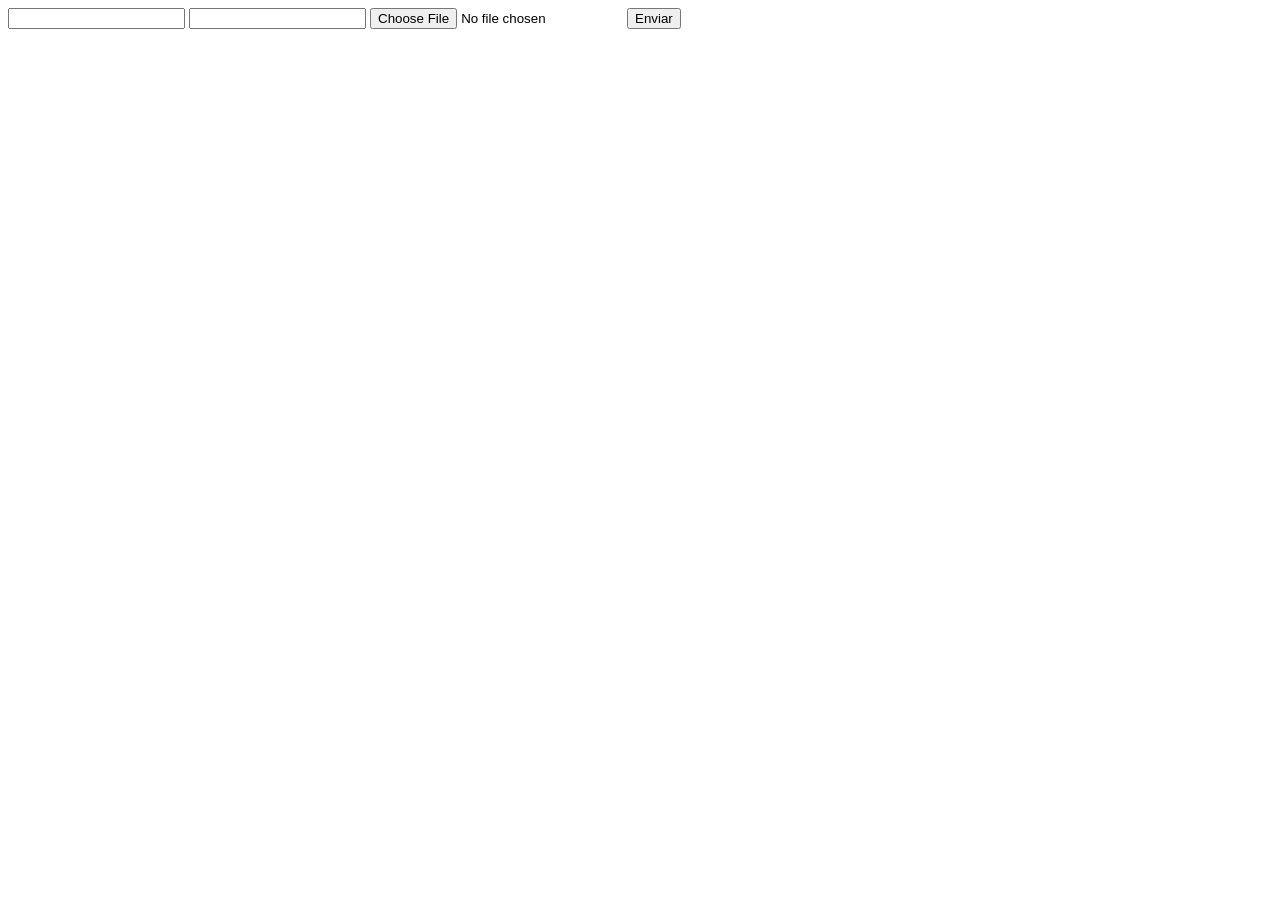
<file: DOCUMENTOS_DE_APOIO/exemplo_de_upload_de_arquivo/public/index.html>
<!DOCTYPE html>
<html lang="en">

<head>
  <meta charset="UTF-8">
  <meta http-equiv="X-UA-Compatible" content="IE=edge">
  <meta name="viewport" content="width=device-width, initial-scale=1.0">
  <title>Upload</title>
</head>

<body>

  <div>
    <input name="nome" id="nome" type="text" />
    <input name="email" id="email" type="url" />
    <input name="foto" id="foto" type="file" />
    <button onclick="enviar()">Enviar</button>
  </div>

  <div id="container"></div>
</body>

</html>

<script>
  function enviar() {
    const formData = new FormData();
    formData.append('foto', foto.files[0])
    formData.append('nome', nome.value)
    formData.append('email', email.value)

    fetch("/usuarios/cadastro", {
      method: "POST",
      body: formData
    })
      .then(res => {
        window.location = "./perfil.html"
      })
      .catch(err => {
        console.log(err);
      })
  }
</script>
</file>
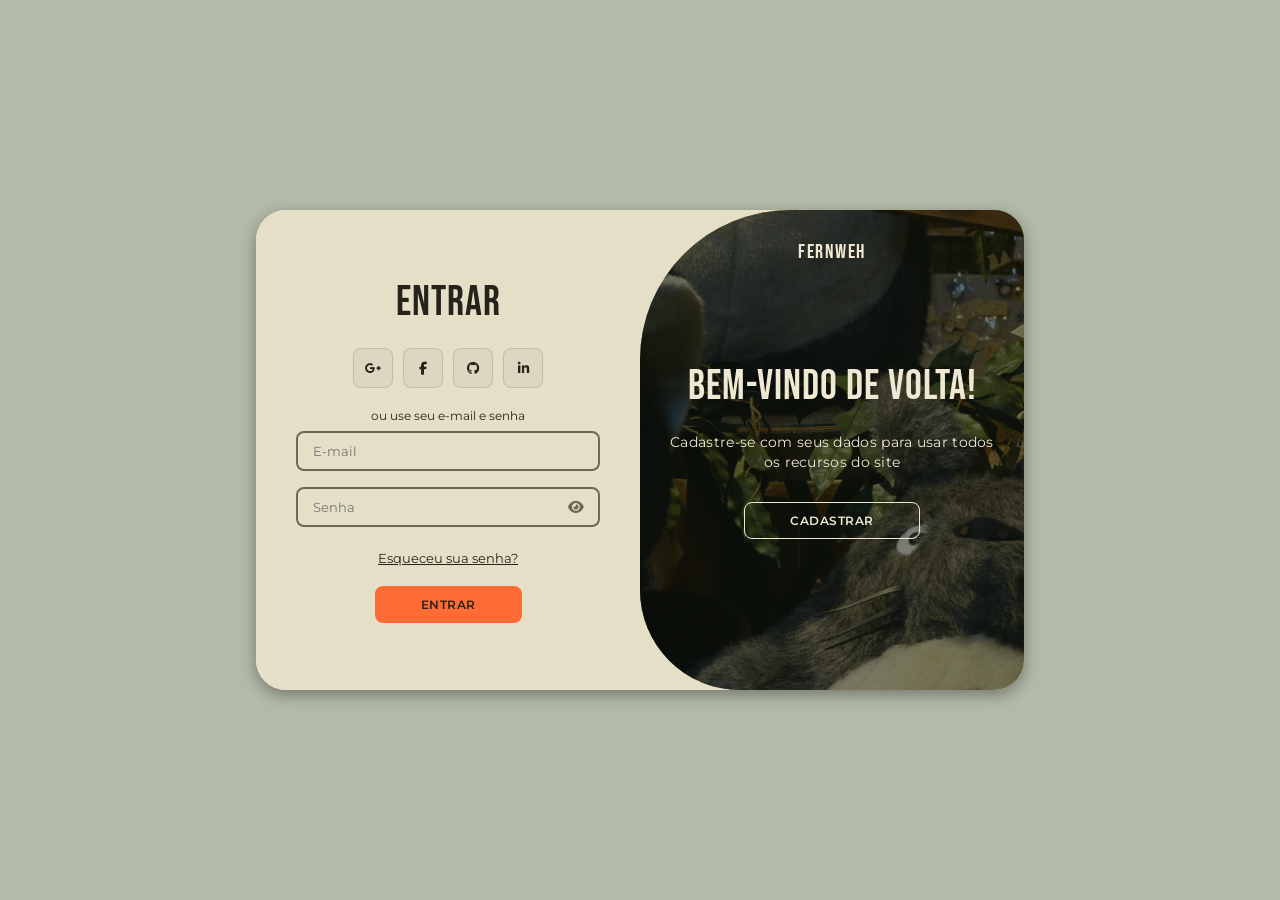
<file: public/login.html>
<!DOCTYPE html>
<html lang="pt-BR">

<head>
    <meta charset="UTF-8">
    <meta name="viewport" content="width=device-width, initial-scale=1.0">
    <link rel="stylesheet" href="https://cdnjs.cloudflare.com/ajax/libs/font-awesome/6.4.2/css/all.min.css">
    <link rel="stylesheet" href="./css/style.css">
    <link rel="icon" href="./assets/imgs/logo.gif">
    <script src="./js/sessao.js"></script>
    <title>Fernweh | Login e Cadastro</title>
</head>

<body>

    <div class="container" id="container">
        <div class="form-container sign-up">
            <form>
                <h1>Criar Conta</h1>
                <div class="social-icons">
                    <a href="#" class="icon"><i class="fa-brands fa-google-plus-g"></i></a>
                    <a href="#" class="icon"><i class="fa-brands fa-facebook-f"></i></a>
                    <a href="#" class="icon"><i class="fa-brands fa-github"></i></a>
                    <a href="#" class="icon"><i class="fa-brands fa-linkedin-in"></i></a>
                </div>
                <span>ou use seu e-mail para se cadastrar</span>
                <input type="text" placeholder="Nome" id="ipt_nome" aria-label="Nome" autocomplete="name">
                <input type="email" placeholder="E-mail" id="ipt_email" aria-label="E-mail" autocomplete="email">
                <div class="inputSenha">
                    <input type="password" placeholder="Senha" id="ipt" aria-label="Senha" autocomplete="new-password">
                    <button id="eyeBtnCadastro" type="button" aria-label="Mostrar ou ocultar senha">
                        <i class="fa-solid fa-eye"></i>
                    </button>
                </div>

                <div class="passwordStatus">
                    <div class="statusTop">
                        <div>
                            <span>Força da senha:</span>
                            <strong id="pStatus">Fraca</strong>
                        </div>

                        <span id="strengthIcon" class="statsuIcon">
                            <i class="fa-solid fa-shield"></i>
                            <span class="hoverCard">
                                <strong>Uma senha forte tem:</strong>
                                • Mínimo de 8 caracteres<br>
                                • Letra maiúscula<br>
                                • Letra minúscula<br>
                                • Número<br>
                                • Caractere especial (@, #, !)
                            </span>
                        </span>
                    </div>

                    <div class="range">
                        <div class="rangeStatus"></div>
                    </div>
                </div>

                <button type="button" onclick="cadastrar()">Cadastrar</button>
            </form>
        </div>
        <div class="form-container sign-in">
            <form>
                <h1>Entrar</h1>
                <div class="social-icons">
                    <a href="#" class="icon"><i class="fa-brands fa-google-plus-g"></i></a>
                    <a href="#" class="icon"><i class="fa-brands fa-facebook-f"></i></a>
                    <a href="#" class="icon"><i class="fa-brands fa-github"></i></a>
                    <a href="#" class="icon"><i class="fa-brands fa-linkedin-in"></i></a>
                </div>
                <span>ou use seu e-mail e senha</span>
                <input type="email" placeholder="E-mail" id="ipt_email_login" aria-label="E-mail" autocomplete="email">
                <div class="inputSenha">
                    <input type="password" placeholder="Senha" id="ipt_senha_login" aria-label="Senha" autocomplete="current-password">
                    <button id="eyeBtnLogin" type="button" aria-label="Mostrar ou ocultar senha">
                        <i class="fa-solid fa-eye"></i>
                    </button>
                </div>
                <a href="#">Esqueceu sua senha?</a>
                <button type="button" onclick="entrar()">Entrar</button>
            </form>
        </div>
        <div class="toggle-container">
            <div class="toggle">
                <div class="toggle-panel toggle-left">
                    <div class="brand">FERNWEH</div>
                    <h1>Olá, Viajante!</h1>
                    <p>Insira seus dados para usar todos os recursos do site</p>
                    <button type="button" class="hidden" id="login">Entrar</button>
                </div>
                <div class="toggle-panel toggle-right">
                    <div class="brand">FERNWEH</div>
                    <h1>Bem-vindo de volta!</h1>
                    <p>Cadastre-se com seus dados para usar todos os recursos do site</p>
                    <button type="button" class="hidden" id="register">Cadastrar</button>
                </div>
            </div>
        </div>
    </div>

    <script src="./js/login.js"></script>
</body>

</html>
</file>
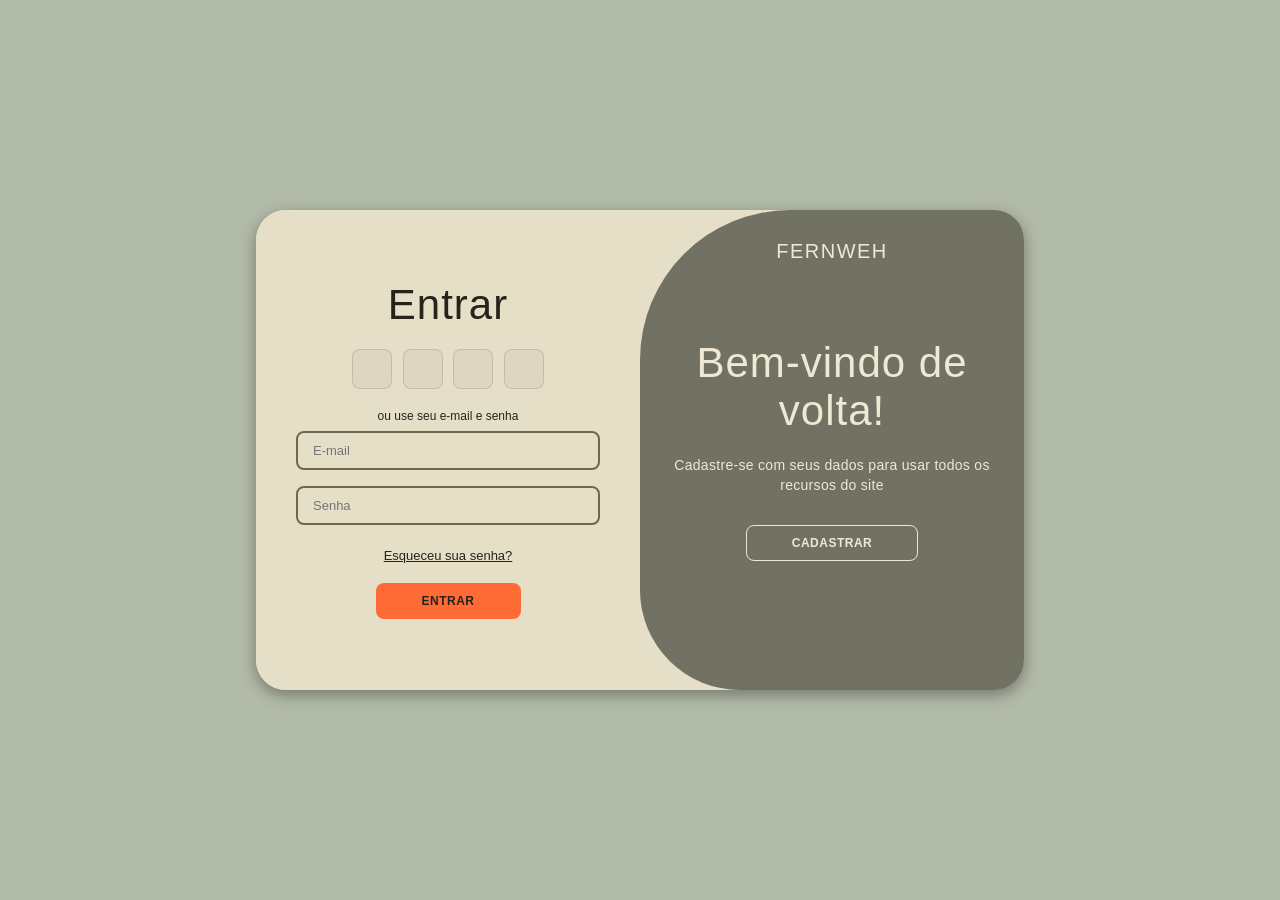
<file: public/quiz/quiz.html>
<!DOCTYPE html>
<html lang="pt-br">

<head>
    <meta charset="UTF-8">
    <meta name="viewport" content="width=device-width, initial-scale=1.0">
    <title>Fernweh | Quiz</title>
    <link rel="preconnect" href="https://fonts.googleapis.com">
    <link rel="preconnect" href="https://fonts.gstatic.com" crossorigin>
    <link href='https://unpkg.com/boxicons@2.1.4/css/boxicons.min.css' rel='stylesheet'>
    <link href="https://fonts.googleapis.com/css2?family=Barlow+Condensed:wght@600;700&family=DM+Sans:wght@400;500&display=swap" rel="stylesheet">

    <link rel="stylesheet" href="../css/sidebar.css">
    <link rel="stylesheet" href="../css/quiz.css">
    <link rel="icon" href="../assets/imgs/logo.gif">
    <script src="../js/sessao.js"></script>
</head>

<body onload="iniciar()">

    <nav class="sidebar close">
        <header>
            <div class="image-text">
                <span class="image">
                    <img src="../assets/imgs/sidebar.png" alt="">
                </span>

                <div class="text header-text">
                    <span class="name" id="nomeUsuario">Viajante</span>
                    <span class="profession">Lindo de Bonito</span>
                </div>
            </div>

            <i class='bx bx-chevron-right toggle'></i>
        </header>

        <div class="menu-bar">
            <div class="menu">
                <li class="search-box">
                    <i class='bx bx-search icon'></i>
                    <input type="search" placeholder="Search...">
                </li>
                <ul class="menu-links">
                    <li class="nav-link">
                        <a href="../quiz/quiz.html">
                            <i class='bx bx-home-alt icon'></i>
                            <span class="text nav-text">Quiz</span>
                        </a>
                    </li>
                    <li class="nav-link">
                        <a href="../dashboard/dashboard.html">
                            <i class='bx bx-bar-chart-alt-2 icon'></i>
                            <span class="text nav-text">Dash</span>
                        </a>
                    </li>
                    <li class="nav-link">
                        <a href="#">
                            <i class='bx bx-map-alt icon'></i>
                            <span class="text nav-text">Maps</span>
                        </a>
                    </li>
                </ul>
            </div>

            <div class="bottom-content">
                <li class="">
                    <a href="../index.html" id="btnSair">
                        <i class='bx bx-log-out icon'></i>
                        <span class="text nav-text">Logout</span>
                    </a>
                </li>

                <li class="mode">
                    <div class="moon-sun">
                        <i class='bx bx-moon icon moon'></i>
                        <i class='bx bx-sun icon sun'></i>
                    </div>
                    <span class="mode-text text">Dark Mode</span>

                    <div class="toggle-switch">
                        <span class="switch"></span>
                    </div>

                </li>
            </div>
        </div>
    </nav>

    <div class="polaroid sem-moldura polaroid-esquerda">
        <img src="../assets/imgs/Foto — férias na praia.png" alt="Dois cachorros na praia">
    </div>

    <div class="polaroid sem-moldura polaroid-direita">
        <img src="../assets/imgs/Polaroid — sapo.png" alt="Sapo lendo um livro">
    </div>

    <div class="pagina">

        <header class="topo">
            <span class="logo">Fernweh</span>
            <a class="topo-info" href="index.html">Início do quiz</a>
        </header>

        <div class="trilha">
            <div class="trilha-preenchida" id="barra"></div>
            <img class="pin" id="pin" src="../assets/imgs/Marcador de destino.png" alt="">
        </div>
        <p class="contagem" id="contagem"></p>

        <main class="card card-quiz">
            <h1 id="titulo"></h1>
            <p class="dica" id="dica"></p>

            <div id="area"></div>
            <p class="erro" id="erro"></p>

            <div class="rodape-quiz">
                <button class="voltar" onclick="voltar()">Voltar</button>
                <button class="botao botao-laranja botao-proxima" id="btn_proxima" onclick="proxima()"></button>
            </div>
        </main>
    </div>

    <script src="../js/sidebar.js"></script>
    <script src="quiz.js"></script>
</body>

</html>
</file>
<file: public/css/style.css>
@import url('https://fonts.googleapis.com/css2?family=Bebas+Neue&family=Montserrat:wght@400;600&display=swap');

* {
    margin: 0;
    padding: 0;
    box-sizing: border-box;
    font-family: 'Montserrat', sans-serif;
}

body {
    background-color: #b2baa8;
    display: flex;
    align-items: center;
    justify-content: center;
    height: 100vh;
}

h1 {
    font-family: 'Bebas Neue', sans-serif;
    font-size: 42px;
    font-weight: 400;
    letter-spacing: 1px;
}

.container {
    background-color: #e6dfc8;
    color: #26241a;
    border-radius: 30px;
    box-shadow: 0 5px 15px rgba(0, 0, 0, 0.35);
    position: relative;
    overflow: hidden;
    width: 768px;
    max-width: 100%;
    min-height: 480px;
}

.container p {
    font-size: 14px;
    line-height: 20px;
    letter-spacing: 0.3px;
    margin: 20px 0;
}

.container span {
    font-size: 12px;
}

.container a {
    color: inherit;
    font-size: 13px;
    margin: 15px 0 10px;
}

.container button {
    background-color: #ff6b35;
    color: #26241a;
    font-size: 12px;
    padding: 10px 45px;
    border: 1px solid transparent;
    border-radius: 8px;
    font-weight: 600;
    letter-spacing: 0.5px;
    text-transform: uppercase;
    margin-top: 10px;
    cursor: pointer;
    transition: 0.5s;
}

.container button.hidden {
    background-color: transparent;
    border-color: #efe8d2;
    color: #efe8d2;
}

.container button:hover {
    background: #fff;
    color: #162938;
}

.container form {
    background-color: #e6dfc8;
    display: flex;
    align-items: center;
    justify-content: center;
    flex-direction: column;
    padding: 0 40px;
    height: 100%;
}

.container input {
    background-color: transparent;
    border: 2px solid #6e684f;
    margin: 8px 0;
    padding: 10px 15px;
    font-size: 13px;
    border-radius: 8px;
    width: 100%;
    outline: none;
}

.form-container {
    position: absolute;
    top: 0;
    left: 0;
    width: 50%;
    height: 100%;
    transition: all 0.6s ease-in-out;
}

.sign-in {
    z-index: 2;
}

.container.active .sign-in {
    transform: translateX(100%);
}

.sign-up {
    opacity: 0;
    z-index: 1;
}

.container.active .sign-up {
    transform: translateX(100%);
    opacity: 1;
    z-index: 5;
    animation: move 0.6s;
}

@keyframes move {

    0%,
    49.99% {
        opacity: 0;
        z-index: 1;
    }

    50%,
    100% {
        opacity: 1;
        z-index: 5;
    }
}

.social-icons {
    margin: 20px 0;
}

.social-icons a {
    background-color: rgba(0, 0, 0, 0.04);
    border: 1px solid rgba(0, 0, 0, 0.12);
    border-radius: 20%;
    display: inline-flex;
    justify-content: center;
    align-items: center;
    text-decoration: none;
    margin: 0 3px;
    width: 40px;
    height: 40px;
}

.toggle-container {
    position: absolute;
    top: 0;
    left: 50%;
    width: 50%;
    height: 100%;
    overflow: hidden;
    transition: all 0.6s ease-in-out;
    border-radius: 150px 0 0 100px;
    z-index: 1000;
}

.container.active .toggle-container {
    transform: translateX(-100%);
    border-radius: 0 150px 100px 0;
}

.toggle {
    background: linear-gradient(rgba(18, 24, 16, 0.55), rgba(18, 24, 16, 0.55)),
        url('../assets/imgs/banner-login.jpg') center 40% / 100% auto no-repeat;
    color: #efe8d2;
    position: relative;
    left: -100%;
    height: 100%;
    width: 200%;
    transition: all 0.6s ease-in-out;
}

.container.active .toggle {
    transform: translateX(50%);
}

.toggle-panel {
    position: absolute;
    width: 50%;
    height: 100%;
    display: flex;
    align-items: center;
    justify-content: center;
    flex-direction: column;
    padding: 0 30px;
    text-align: center;
    top: 0;
    transition: all 0.6s ease-in-out;
}

.brand {
    position: absolute;
    top: 30px;
    left: 0;
    width: 100%;
    font-family: 'Bebas Neue', sans-serif;
    font-size: 20px;
    letter-spacing: 1.5px;
}

.toggle-left {
    transform: translateX(-200%);
}

.container.active .toggle-left {
    transform: translateX(0);
}

.toggle-right {
    right: 0;
}

.container.active .toggle-right {
    transform: translateX(200%);
}

.inputSenha {
    position: relative;
    display: flex;
    align-items: center;
    width: 100%;
}

.inputSenha input {
    padding-right: 48px;
}

.passwordStatus {
    width: 100%;
    margin: 4px 0;
}

.statusTop {
    display: flex;
    justify-content: space-between;
    align-items: center;
    margin-bottom: 10px;
}

.statusTop>div {
    display: flex;
    align-items: center;
    gap: 9px;
}

.statusTop div span {
    color: #6e684f;
    font-size: 13px;
}

#pStatus {
    font-size: 14px;
    font-weight: 700;
    color: #ef4444;
}

.statsuIcon {
    position: relative;
    width: 32px;
    height: 32px;
    display: flex;
    align-items: center;
    justify-content: center;
    border-radius: 9px;
    background-color: rgba(239, 68, 68, 0.1);
    color: #ef4444;
    transition: 0.3s ease;
}

.statsuIcon i {
    font-size: 17px;
}

.hoverCard {
    position: absolute;
    bottom: calc(100% + 10px);
    right: 0;
    width: 230px;
    padding: 12px 14px;
    border-radius: 10px;
    background: #f4efdd;
    color: #26241a;
    font-size: 12px;
    line-height: 1.6;
    text-align: left;
    box-shadow: 0 5px 15px rgba(0, 0, 0, 0.25);
    opacity: 0;
    visibility: hidden;
    transition: opacity 0.2s ease;
    z-index: 10;
}

.hoverCard strong {
    display: block;
    margin-bottom: 4px;
}

.statsuIcon:hover .hoverCard {
    opacity: 1;
    visibility: visible;
}

.range {
    width: 100%;
    height: 7px;
    border-radius: 20px;
    background: rgba(110, 104, 79, 0.35);
    overflow: hidden;
}

.rangeStatus {
    width: 15%;
    height: 100%;
    border-radius: 20px;
    background: #ef4444;
    transition: width 0.4s ease, background 0.3s ease;
}

.container .inputSenha button {
    position: absolute;
    right: 8px;
    top: 50%;
    transform: translateY(-50%);
    width: 32px;
    height: 32px;
    padding: 0;
    margin: 0;
    display: flex;
    align-items: center;
    justify-content: center;
    border: none;
    border-radius: 10px;
    background: transparent;
    color: #6e684f;
    font-size: 14px;
    cursor: pointer;
    transition: 0.2s ease;
}

.container .inputSenha button:hover {
    background: rgba(0, 0, 0, 0.08);
    color: #26241a;
}
</file>
<file: public/css/sidebar.css>
@import url("https://fonts.googleapis.com/css2?family=Montserrat:wght@400;500;600&display=swap");

* {
  margin: 0;
  padding: 0;
  box-sizing: border-box;
}

body {
  font-family: "Montserrat", sans-serif;
}

button,
input {
  font-family: inherit;
}

.sidebar,
.sidebar * {
  font-family: "Montserrat", sans-serif;
}

:root {
  --body-color: #F4E9F7;
  --sidebar-color: #f4efdd;
  --primary-color: #ff6b2c;
  --primary-color-light: #faf7ed;
  --toggle-color: #DDD;
  --text-color: #5c5c5c;

  --transicao: all 0.3s ease;
}

body.dark {
  --body-color: #18191A;
  --sidebar-color: #242526;
  --primary-color: #3A3B3C;
  --primary-color-light: #3A3B3C;
  --toggle-color: #FFF;
  --text-color: #CCC;

  background: var(--body-color);
}

body {
  min-height: 100vh;
  background: var(--body-color);
  transition: var(--transicao);
}

.sidebar {
  position: fixed;
  top: 0;
  left: 0;
  height: 100%;
  width: 250px;
  padding: 10px 14px;
  background: var(--sidebar-color);
  transition: var(--transicao);
  z-index: 100;
  display: flex;
  flex-direction: column;
}

.sidebar.close {
  width: 88px;
}

.sidebar .text {
  font-size: 16px;
  font-weight: 500;
  color: var(--text-color);
  white-space: nowrap;
  transition: var(--transicao);
}

.sidebar.close .text {
  opacity: 0;
}

.sidebar header {
  position: relative;
  height: 50px;
  display: block;
  width: auto;
  margin: 0;
  padding: 0;
  background: none;
  border: none;
  box-shadow: none;
}

.sidebar .image-text {
  display: flex;
  align-items: center;
  height: 50px;
}

.sidebar .image {
  min-width: 60px;
  height: 50px;
  display: flex;
  align-items: center;
  justify-content: center;
}

.sidebar .image-text img {
  width: 40px;
  height: 40px;
  object-fit: contain;
  border-radius: 6px;
}

.header-text {
  display: flex;
  flex-direction: column;
}

.header-text .name {
  font-weight: 600;
}

.header-text .profession {
  margin-top: -2px;
}

.sidebar header .toggle {
  position: absolute;
  top: 50%;
  right: -27px;
  transform: translateY(-50%) rotate(180deg);
  height: 26px;
  width: 26px;
  padding: 0;
  background: var(--primary-color);
  display: flex;
  align-items: center;
  justify-content: center;
  border-radius: 50%;
  color: #FFF;
  font-size: 22px;
  line-height: 1;
  cursor: pointer;
  transition: var(--transicao);
}

.sidebar.close header .toggle {
  transform: translateY(-50%);
}

.sidebar .menu-bar {
  flex: 1;
  min-height: 0;
  display: flex;
  flex-direction: column;
  justify-content: space-between;
  overflow-x: hidden;
  overflow-y: auto;
}

.sidebar li {
  height: 50px;
  margin-top: 10px;
  list-style: none;
  display: flex;
  align-items: center;
}

.sidebar li .icon {
  min-width: 60px;
  display: flex;
  align-items: center;
  justify-content: center;
  font-size: 20px;
  color: var(--text-color);
  transition: var(--transicao);
}

.sidebar .search-box {
  border-radius: 6px;
  background: var(--primary-color-light);
  transition: var(--transicao);
}

.search-box input {
  height: 100%;
  width: 100%;
  outline: none;
  border: none;
  border-radius: 6px;
  background: var(--primary-color-light);
  color: var(--text-color);
  font-size: 16px;
  font-weight: 500;
  transition: var(--transicao);
}

.sidebar li a {
  height: 100%;
  width: 100%;
  display: flex;
  align-items: center;
  text-decoration: none;
  border-radius: 6px;
  transition: var(--transicao);
}

.sidebar li a:hover {
  background: var(--primary-color);
}

.sidebar li a:hover .icon,
.sidebar li a:hover .text {
  color: #FFF;
}

.menu-bar .mode {
  position: relative;
  border-radius: 6px;
  background: var(--primary-color-light);
  transition: var(--transicao);
}

.mode .moon-sun {
  height: 50px;
  min-width: 60px;
  display: flex;
  align-items: center;
}

.mode i {
  position: absolute;
  transition: var(--transicao);
}

.mode i.sun {
  opacity: 0;
}

body.dark .mode i.sun {
  opacity: 1;
}

body.dark .mode i.moon {
  opacity: 0;
}

.mode .mode-text {
  flex: 1;
}

.mode .toggle-switch {
  height: 100%;
  min-width: 60px;
  display: flex;
  align-items: center;
  justify-content: center;
  cursor: pointer;
}

.toggle-switch .switch {
  position: relative;
  height: 22px;
  width: 44px;
  border-radius: 25px;
  background: var(--toggle-color);
  transition: var(--transicao);
}

.switch::before {
  content: "";
  position: absolute;
  height: 15px;
  width: 15px;
  border-radius: 50%;
  top: 50%;
  left: 5px;
  transform: translateY(-50%);
  background: var(--sidebar-color);
  transition: var(--transicao);
}

body.dark .switch::before {
  left: 24px;
}

.home {
  margin-left: 250px;
  transition: var(--transicao);
}

.sidebar.close ~ .home {
  margin-left: 88px;
}
</file>
<file: public/css/quiz.css>
html {
    font-size: clamp(9px, min(1.111vw, 1.9vh), 20px);
}

:root {
    --fundo: #e5dfc6;
    --card: #f8f4e8;
    --texto: #2a2619;
    --laranja: #ff6b35;
    --laranja-suave: rgba(255, 107, 53, 0.1);
    --vermelho: #a3342a;
    --borda: #9c9783;

    --sombra-card: 0 6px 18px rgba(42, 38, 25, 0.12);
    --sombra-foto: 0 3px 10px rgba(42, 38, 25, 0.18);
    --transicao: all 0.3s ease;
}

body.dark {
    --fundo: #18191a;
    --card: #242526;
    --texto: #e8e6dc;
    --vermelho: #d4574c;
    --borda: #5a5b5d;

    --sombra-card: 0 6px 18px rgba(0, 0, 0, 0.45);
    --sombra-foto: 0 3px 10px rgba(0, 0, 0, 0.5);
}

* {
    box-sizing: border-box;
    margin: 0;
    padding: 0;
}

html body {
    position: relative;
    min-height: 100vh;
    overflow-x: hidden;
    background-color: var(--fundo);
    color: var(--texto);
    font-family: 'DM Sans', sans-serif;
    font-size: 1rem;
    -webkit-font-smoothing: antialiased;
    transition: var(--transicao);
}

::selection {
    background-color: var(--laranja);
    color: #2a2619;
}

.pagina {
    width: min(41.9rem, 92%);
    margin: 0 auto;
    padding: 3.3rem 0 2rem;
}

.topo {
    display: flex;
    justify-content: space-between;
    align-items: center;
}

.logo {
    font-family: 'Barlow Condensed', sans-serif;
    font-weight: 700;
    font-size: 2.1rem;
    line-height: 1;
    text-transform: uppercase;
    letter-spacing: 0.02em;
}

.topo-info {
    font-size: 0.72rem;
    letter-spacing: 0.12em;
    text-transform: uppercase;
    color: var(--texto);
    text-decoration: none;
    transition: var(--transicao);
}

.topo-info:hover {
    color: var(--laranja);
}

.card {
    background-color: var(--card);
    border-radius: 1.1rem;
    transition: var(--transicao);
}

.card h1 {
    font-family: 'Barlow Condensed', sans-serif;
    font-weight: 700;
    line-height: 1.05;
}

.botoes {
    display: flex;
    gap: 0.85rem;
}

.botao {
    display: flex;
    align-items: center;
    justify-content: center;
    width: 14.6rem;
    height: 2.9rem;
    border: 1.5px solid transparent;
    border-radius: 0.4rem;
    font-family: 'DM Sans', sans-serif;
    font-size: 0.85rem;
    font-weight: 500;
    text-decoration: none;
    color: var(--texto);
    cursor: pointer;
    transition: var(--transicao);
}

.botao:hover {
    filter: brightness(0.94);
}

.botao:active {
    transform: translateY(1px);
}

.botao-laranja {
    background-color: var(--laranja);
    color: #2a2619;
}

.botao-contorno {
    background-color: transparent;
    border-color: var(--borda);
}

.botao-vermelho {
    background-color: var(--vermelho);
    border-color: var(--vermelho);
    color: #fff;
}

.botao:focus-visible,
.chip:focus-visible,
.link-excluir:focus-visible,
.voltar:focus-visible,
.opcao:has(input:focus-visible) {
    outline: 2px solid var(--texto);
    outline-offset: 2px;
}

.card-inicio {
    display: flex;
    flex-direction: column;
    justify-content: center;
    height: 32.75rem;
    margin-top: 4.3rem;
    padding: 0 3.1rem;
    box-shadow: var(--sombra-card);
}

.eyebrow {
    margin-bottom: 1.2rem;
    font-size: 0.72rem;
    letter-spacing: 0.1em;
    text-transform: uppercase;
}

.card-inicio h1 {
    margin-bottom: 1.4rem;
    font-size: 2.65rem;
}

.texto {
    max-width: 30.5rem;
    margin-bottom: 1.4rem;
    font-size: 0.86rem;
    line-height: 1.55;
}

.link-excluir {
    align-self: flex-start;
    margin-top: 1.2rem;
    padding: 0;
    border: none;
    background: none;
    font-family: 'DM Sans', sans-serif;
    font-size: 0.8rem;
    color: var(--vermelho);
    cursor: pointer;
}

.link-excluir:hover {
    text-decoration: underline;
}

.fundo-modal {
    display: none;
    position: fixed;
    inset: 0;
    align-items: center;
    justify-content: center;
    background-color: rgba(38, 36, 27, 0.92);
    z-index: 200;
}

.fundo-modal.aberto {
    display: flex;
}

.modal {
    width: min(27rem, 90%);
    padding: 2.2rem 2.2rem 2.4rem;
    border-radius: 1.1rem;
    background-color: var(--card);
    box-shadow: var(--sombra-card);
}

.modal h2 {
    margin-bottom: 1.2rem;
    font-family: 'Barlow Condensed', sans-serif;
    font-weight: 700;
    font-size: 2rem;
    line-height: 1.05;
}

.modal p {
    margin-bottom: 1.4rem;
    font-size: 0.85rem;
    line-height: 1.5;
}

.modal .botao {
    flex: 1;
    width: auto;
}

.adesivo {
    position: absolute;
}

.adesivo-coracao {
    left: calc(50% - 38.7rem);
    top: 15.6rem;
    width: 14.7rem;
}

.adesivo-rosa {
    left: calc(50% - 37.6rem);
    top: 31.6rem;
    width: 12.1rem;
}

.polaroid {
    position: absolute;
    width: 16.8rem;
    padding: 0.5rem 0.5rem 1.6rem;
    background-color: var(--card);
    box-shadow: var(--sombra-foto);
    transition: var(--transicao);
}

.polaroid img {
    display: block;
    width: 100%;
}

.polaroid span {
    position: absolute;
    left: 0.6rem;
    bottom: 0.5rem;
    font-size: 0.6rem;
}

.polaroid-inicio {
    left: calc(50% + 24.8rem);
    top: 14rem;
    width: 17rem;
}

.polaroid-esquerda {
    left: calc(50% - 40.2rem);
    top: 15.9rem;
    width: 17.6rem;
    transform: rotate(-4deg);
}

.polaroid-direita {
    left: calc(50% + 23.9rem);
    top: 17.5rem;
    transform: rotate(4deg);
}

.polaroid.sem-moldura {
    padding: 0;
    background: none;
    box-shadow: none;
    transform: none;
}

.trilha {
    position: relative;
    height: 2.2rem;
    margin-top: 1.6rem;
}

.trilha::before {
    content: '';
    position: absolute;
    left: 0;
    right: 0;
    top: 1.05rem;
    border-top: 1.5px dashed var(--borda);
}

.trilha-preenchida {
    position: absolute;
    left: 0;
    top: 1rem;
    height: 2px;
    border-radius: 2px;
    background-color: var(--laranja);
    transition: width 0.3s;
}

.pin {
    position: absolute;
    top: 0;
    width: 1.5rem;
    height: auto;
    transform: translateX(-50%);
    transition: left 0.3s;
}

.contagem {
    margin: 0.3rem 0 1.5rem;
    font-size: 0.8rem;
}

.card-quiz {
    padding: 2rem 2.5rem 0;
    box-shadow: var(--sombra-card);
}

.card-quiz h1 {
    margin-bottom: 0.6rem;
    font-size: 2rem;
}

.dica {
    margin-bottom: 1.3rem;
    font-size: 0.78rem;
}

#area {
    min-height: 17.3rem;
}

.opcao {
    display: flex;
    align-items: center;
    gap: 1rem;
    height: 3.05rem;
    margin-bottom: 0.7rem;
    padding: 0 1.2rem;
    border: 1.5px solid var(--borda);
    border-radius: 0.5rem;
    font-size: 0.85rem;
    cursor: pointer;
    transition: var(--transicao);
}

.opcao:hover {
    border-color: var(--laranja);
}

.opcao input {
    appearance: none;
    flex-shrink: 0;
    width: 1.2rem;
    height: 1.2rem;
    border: 1.5px solid var(--borda);
    border-radius: 50%;
    background-color: var(--card);
    transition: var(--transicao);
}

.opcao input:checked {
    border: 0.3rem solid var(--laranja);
}

.opcao:has(input:checked) {
    border-color: var(--laranja);
    background-color: var(--laranja-suave);
}

.grade-chips {
    display: grid;
    gap: 0.85rem;
}

.quatro-colunas {
    grid-template-columns: repeat(4, 1fr);
}

.duas-colunas {
    grid-template-columns: repeat(2, 1fr);
}

.chip {
    display: flex;
    justify-content: space-between;
    align-items: center;
    height: 3.4rem;
    padding: 0 1.1rem;
    border: 1.5px solid var(--borda);
    border-radius: 0.6rem;
    background: transparent;
    font-family: 'DM Sans', sans-serif;
    font-size: 0.85rem;
    color: var(--texto);
    cursor: pointer;
    transition: var(--transicao);
}

.chip:hover {
    border-color: var(--laranja);
}

.chip.marcado {
    border-color: var(--laranja);
    background-color: var(--laranja-suave);
}

.chip .sinal::before {
    content: '+';
}

.chip.marcado .sinal::before {
    content: '✔';
}

.campo-label {
    display: block;
    margin-bottom: 0.5rem;
    font-size: 0.8rem;
}

.campo {
    width: 100%;
    height: 2.9rem;
    margin-bottom: 1rem;
    padding: 0 1.1rem;
    border: 1.5px solid var(--borda);
    border-radius: 0.5rem;
    background-color: var(--card);
    font-family: 'DM Sans', sans-serif;
    font-size: 0.85rem;
    color: var(--texto);
    transition: var(--transicao);
}

.campo::placeholder {
    color: var(--borda);
}

.campo:hover {
    border-color: var(--laranja);
}

.campo:focus {
    outline: 2px solid var(--laranja);
    border-color: var(--laranja);
}

.linha-musica {
    display: grid;
    grid-template-columns: 1fr 1.4fr;
    gap: 0.85rem;
}

.linha-musica .campo {
    margin-bottom: 0.8rem;
}

.nota {
    font-size: 0.7rem;
}

.erro {
    min-height: 1.4rem;
    font-size: 0.78rem;
    color: var(--vermelho);
}

.rodape-quiz {
    position: relative;
    display: flex;
    justify-content: space-between;
    align-items: center;
    height: 6rem;
    margin: 0 -2.5rem;
    padding: 0 2.5rem;
    border-top: 1.5px dashed var(--borda);
}

.rodape-quiz::before,
.rodape-quiz::after {
    content: '';
    position: absolute;
    top: -0.5rem;
    width: 0.9rem;
    height: 0.9rem;
    border-radius: 50%;
    background-color: var(--fundo);
    transition: var(--transicao);
}

.rodape-quiz::before {
    left: -0.45rem;
}

.rodape-quiz::after {
    right: -0.45rem;
}

.voltar {
    border: none;
    background: none;
    font-family: 'DM Sans', sans-serif;
    font-size: 0.85rem;
    color: var(--texto);
    cursor: pointer;
    transition: var(--transicao);
}

.voltar:hover {
    color: var(--laranja);
}

.botao-proxima {
    gap: 0.7rem;
    width: auto;
    padding: 0 1.4rem;
    border-radius: 999px;
    font-size: 0.72rem;
    letter-spacing: 0.1em;
    text-transform: uppercase;
}

@media (max-width: 1000px) {

    .adesivo,
    .polaroid {
        display: none;
    }
}

@media (max-width: 700px) {
    html {
        font-size: 13px;
    }

    .sidebar~.pagina {
        width: auto;
        margin-left: calc(88px + 0.8rem);
        margin-right: 0.8rem;
    }

    .card-inicio {
        height: auto;
        padding: 2.5rem 1.6rem;
    }

    .botoes {
        flex-direction: column;
    }

    .botao {
        width: 100%;
    }

    .quatro-colunas {
        grid-template-columns: repeat(3, 1fr);
    }

    .linha-musica {
        grid-template-columns: 1fr;
        gap: 0;
    }
}

@media (prefers-reduced-motion: reduce) {
    * {
        transition: none !important;
    }
}
</file>
